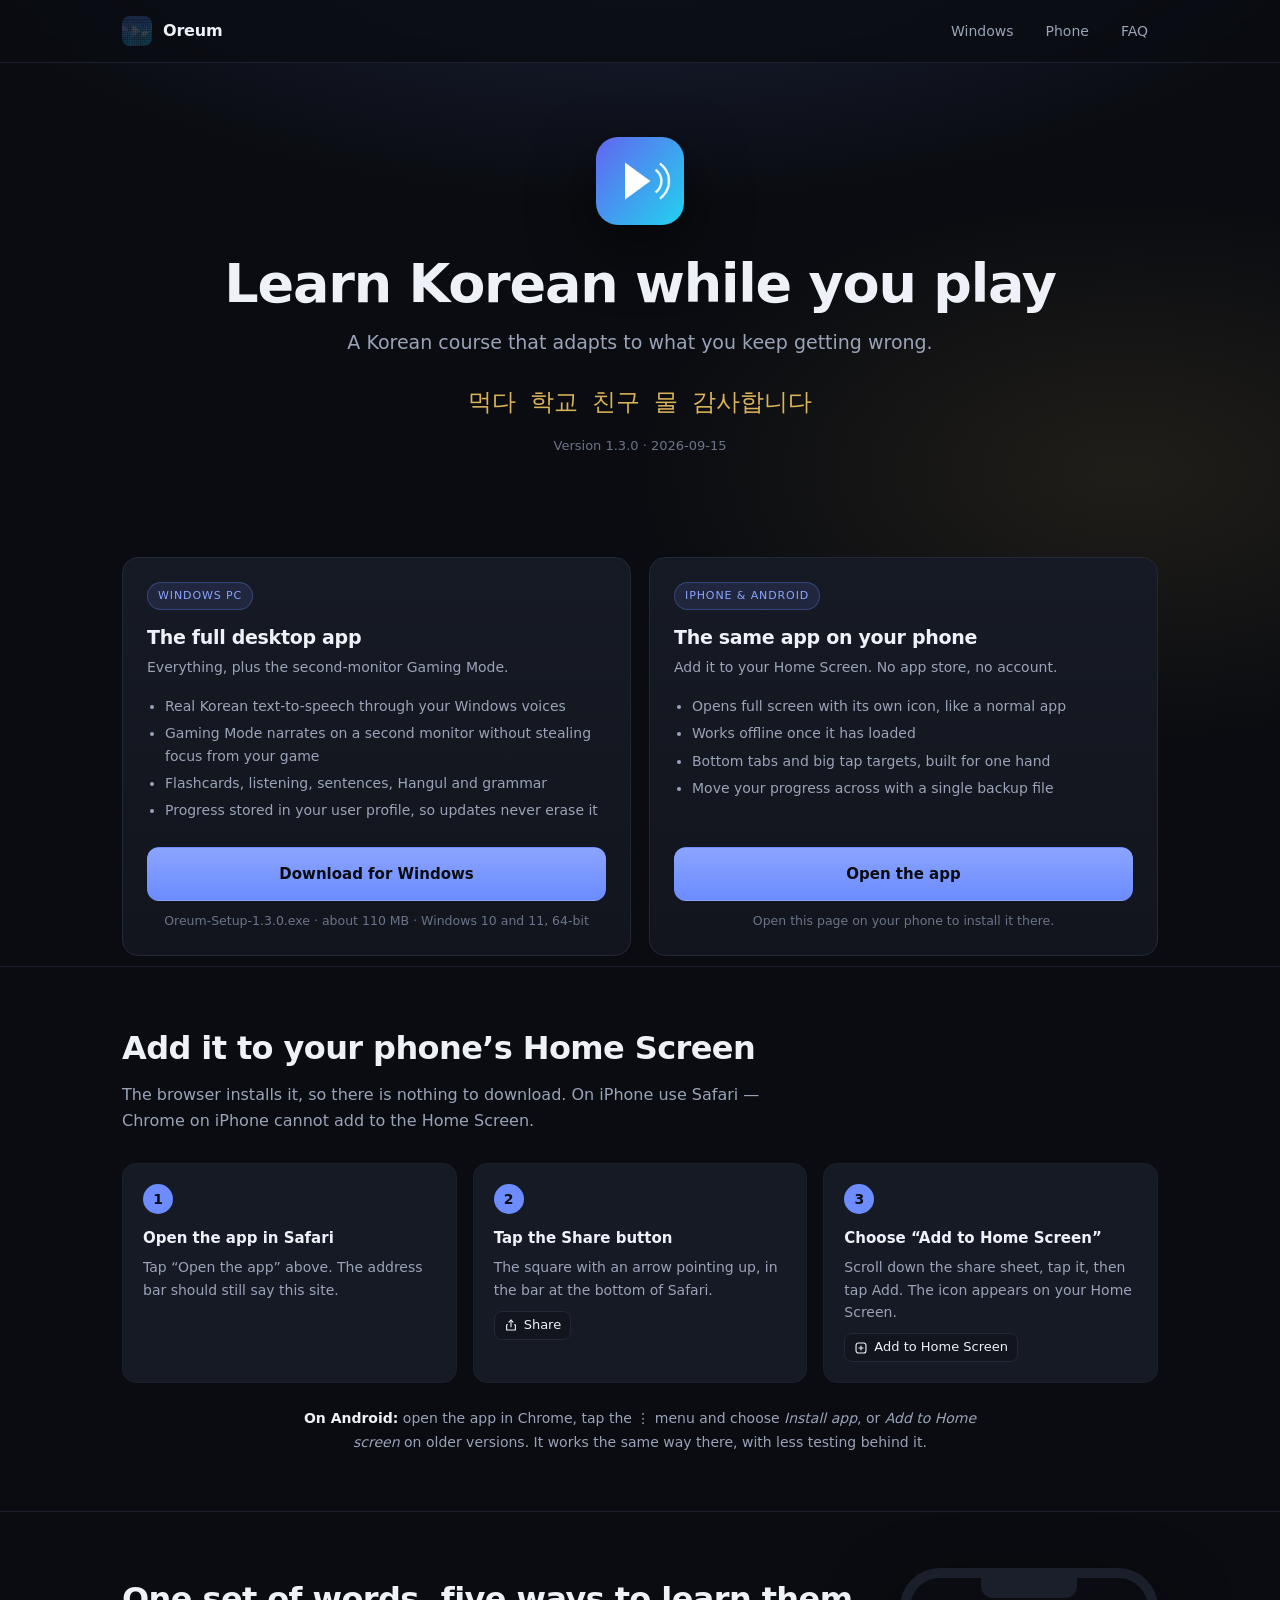
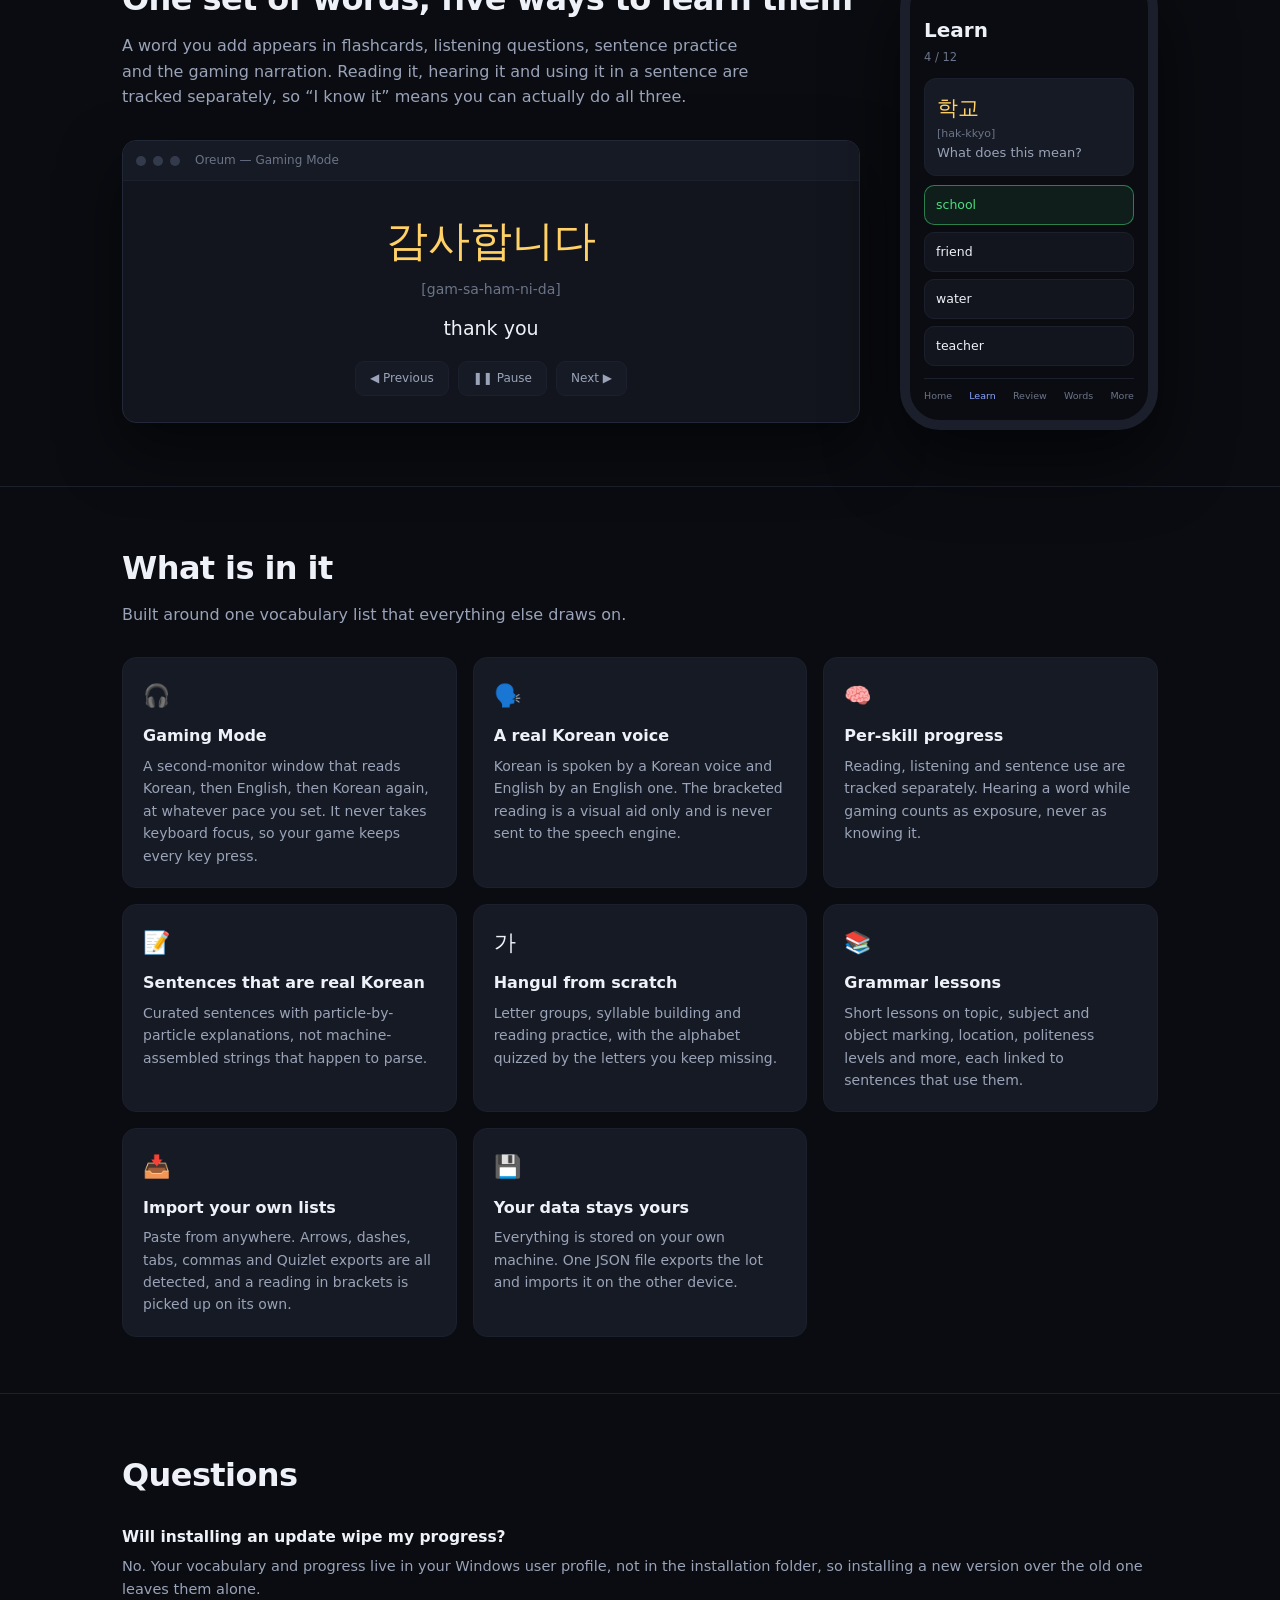
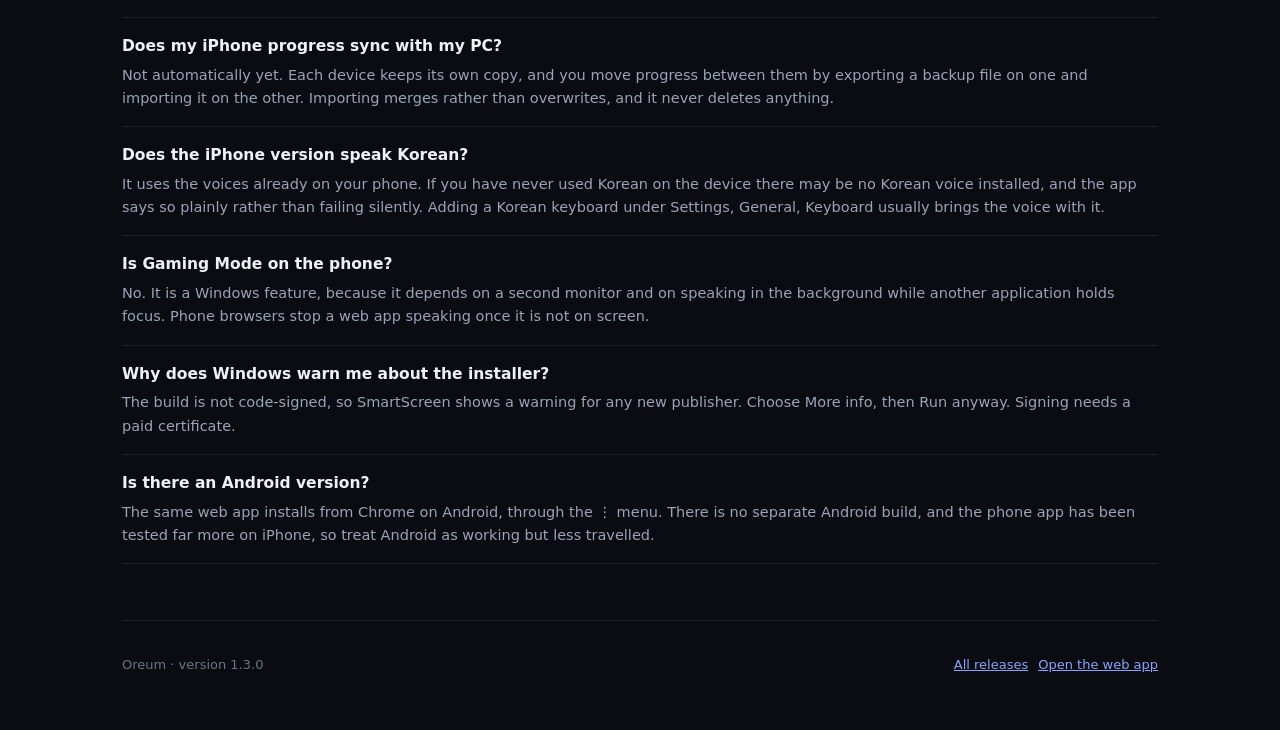
<file: index.html>
<!doctype html>
<html lang="en">
  <head>
    <meta charset="UTF-8" />
    <meta name="viewport" content="width=device-width, initial-scale=1, viewport-fit=cover" />
    <title>Oreum — learn Korean while you game</title>
    <meta
      name="description"
      content="A Windows app and a phone web app for learning Korean: flashcards, listening, sentences and Hangul, plus passive audio that keeps narrating while you play."
    />
    <meta name="theme-color" content="#090e0d" />
    <link rel="icon" href="./icons/icon-192.png" />
    <link rel="apple-touch-icon" href="./icons/apple-touch-icon.png" />

    <meta property="og:title" content="Oreum" />
    <meta
      property="og:description"
      content="Learn Korean by seeing it, hearing it and using it — with passive audio that runs while you game."
    />
    <meta property="og:type" content="website" />
    <meta property="og:image" content="./icons/icon-512.png" />
    <script type="module" crossorigin src="./assets/landing-Xt4EVAl1.js"></script>
    <link rel="modulepreload" crossorigin href="./assets/version-CHjqmQxk.js">
    <link rel="stylesheet" crossorigin href="./assets/landing-Crxhql6v.css">
  </head>
  <body>
    <div id="site"></div>
  </body>
</html>
</file>
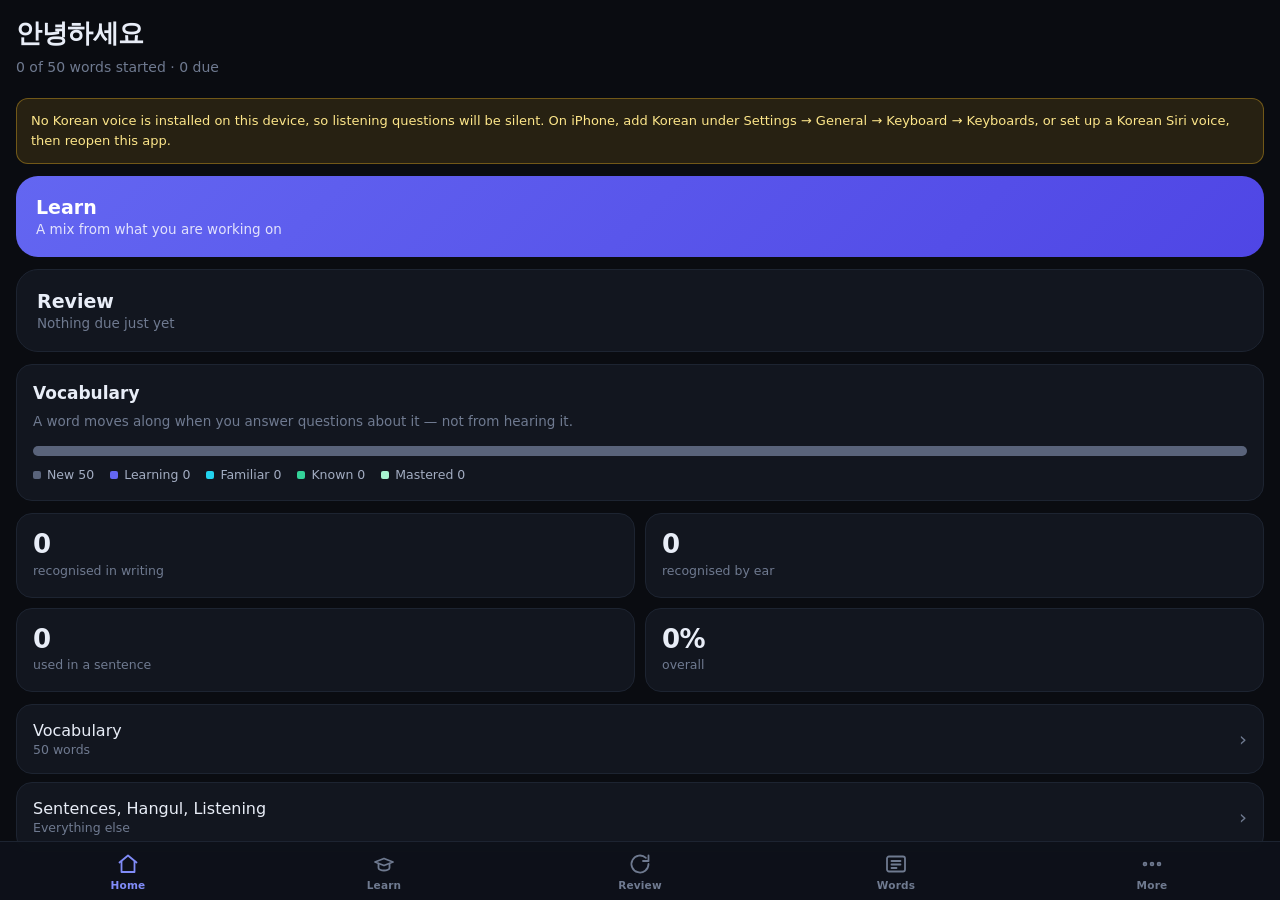
<file: app/index.html>
<!doctype html>
<html lang="en">
  <head>
    <meta charset="UTF-8" />
    <!-- viewport-fit=cover lets the layout reach under the notch and home
         indicator; the CSS then pads with env(safe-area-inset-*). -->
    <meta
      name="viewport"
      content="width=device-width, initial-scale=1, maximum-scale=1, viewport-fit=cover"
    />
    <title>Oreum</title>
    <meta name="description" content="Learn Korean by seeing it, hearing it and using it." />
    <meta name="theme-color" content="#090e0d" />
    <link rel="manifest" href="./manifest.webmanifest" />

    <!-- iOS does not read the manifest for these; it needs its own tags. -->
    <meta name="apple-mobile-web-app-capable" content="yes" />
    <meta name="apple-mobile-web-app-status-bar-style" content="black-translucent" />
    <meta name="apple-mobile-web-app-title" content="Oreum" />
    <link rel="apple-touch-icon" href="../icons/apple-touch-icon.png" />
    <link rel="icon" href="../icons/icon-192.png" />
    <script type="module" crossorigin src="../assets/app-74VD9jxh.js"></script>
    <link rel="modulepreload" crossorigin href="../assets/version-CHjqmQxk.js">
    <link rel="stylesheet" crossorigin href="../assets/app-ZemozikQ.css">
  </head>
  <body>
    <div id="root"></div>
  </body>
</html>
</file>
<file: assets/landing-Crxhql6v.css>
:root{--bg: #0a0c11;--bg-raised: #12151d;--bg-card: #161a24;--border: #232838;--border-soft: #1c202c;--text: #eef1f7;--text-dim: #9aa3b8;--text-faint: #6b7488;--accent: #6c8cff;--accent-strong: #8aa4ff;--korean: #ffd166;--good: #4ade80;--radius: 16px;--page: 1080px}*{box-sizing:border-box}html{scroll-behavior:smooth}body{margin:0;background:radial-gradient(1100px 520px at 50% -160px,rgba(108,140,255,.22),transparent 70%),radial-gradient(760px 420px at 88% 12%,rgba(255,209,102,.09),transparent 65%),var(--bg);color:var(--text);font-family:Inter,-apple-system,BlinkMacSystemFont,Segoe UI,system-ui,sans-serif;line-height:1.6;-webkit-font-smoothing:antialiased}.ko{font-family:Malgun Gothic,Apple SD Gothic Neo,Noto Sans KR,sans-serif}.wrap{width:100%;max-width:var(--page);margin:0 auto;padding:0 22px}a{color:var(--accent-strong)}header.top{position:sticky;top:0;z-index:20;-webkit-backdrop-filter:blur(14px);backdrop-filter:blur(14px);background:#0a0c11c7;border-bottom:1px solid var(--border-soft)}.top-inner{display:flex;align-items:center;gap:12px;height:62px}.brand{display:flex;align-items:center;gap:11px;font-weight:650;letter-spacing:-.2px}.brand img{width:30px;height:30px;border-radius:8px}.top-spacer{flex:1}.top-link{color:var(--text-dim);text-decoration:none;font-size:14px;padding:8px 10px;border-radius:9px}.top-link:hover{color:var(--text);background:var(--bg-raised)}.hero{padding:74px 0 54px;text-align:center}.hero-icon{width:88px;height:88px;border-radius:22px;box-shadow:0 22px 60px #0000008c;margin-bottom:22px}.hero h1{font-size:clamp(34px,6vw,54px);line-height:1.08;letter-spacing:-1.2px;margin:0 0 14px}.hero p.lede{font-size:clamp(16px,2.1vw,19px);color:var(--text-dim);max-width:620px;margin:0 auto 8px}.version-line{font-size:13px;color:var(--text-faint);margin-top:14px}.hangul-strip{display:flex;justify-content:center;gap:14px;flex-wrap:wrap;margin:26px 0 4px;font-size:24px;color:var(--korean);opacity:.85}.platforms{display:grid;grid-template-columns:repeat(auto-fit,minmax(310px,1fr));gap:18px;margin:34px 0 10px;text-align:left}.platform{background:linear-gradient(180deg,var(--bg-card),var(--bg-raised));border:1px solid var(--border);border-radius:var(--radius);padding:24px;display:flex;flex-direction:column}.platform h2{font-size:19px;margin:0 0 4px;letter-spacing:-.3px}.platform .sub{color:var(--text-dim);font-size:14px;margin:0 0 16px}.platform ul{margin:0 0 20px;padding-left:18px;color:var(--text-dim);font-size:14px}.platform li{margin-bottom:5px}.platform .grow{flex:1}.badge{display:inline-flex;align-items:center;gap:7px;font-size:11px;text-transform:uppercase;letter-spacing:.9px;color:var(--accent-strong);background:#6c8cff1f;border:1px solid rgba(108,140,255,.3);border-radius:999px;padding:4px 10px;margin-bottom:12px;align-self:flex-start}.btn{display:inline-flex;align-items:center;justify-content:center;gap:9px;width:100%;min-height:52px;padding:14px 20px;border-radius:12px;border:1px solid var(--border);background:var(--bg-raised);color:var(--text);font-size:15px;font-weight:600;font-family:inherit;text-decoration:none;cursor:pointer;transition:transform .12s ease,filter .12s ease}.btn:hover{filter:brightness(1.14)}.btn:active{transform:translateY(1px)}.btn.primary{background:linear-gradient(180deg,var(--accent-strong),var(--accent));border-color:transparent;color:#0a0c11}.btn.disabled{opacity:.55;cursor:not-allowed;pointer-events:none}.btn-note{font-size:12.5px;color:var(--text-faint);margin:10px 0 0;text-align:center}section{padding:56px 0;border-top:1px solid var(--border-soft)}section h2.title{font-size:clamp(24px,3.4vw,32px);letter-spacing:-.6px;margin:0 0 8px}section p.title-sub{color:var(--text-dim);margin:0 0 30px;max-width:640px}.features{display:grid;grid-template-columns:repeat(auto-fit,minmax(258px,1fr));gap:16px}.feature{background:var(--bg-card);border:1px solid var(--border-soft);border-radius:14px;padding:20px}.feature h3{font-size:16px;margin:0 0 6px}.feature p{margin:0;color:var(--text-dim);font-size:14px}.feature .glyph{font-size:22px;margin-bottom:10px;display:block}.steps{display:grid;grid-template-columns:repeat(auto-fit,minmax(230px,1fr));gap:16px}.step{background:var(--bg-card);border:1px solid var(--border-soft);border-radius:14px;padding:20px;position:relative}.step-number{width:30px;height:30px;border-radius:50%;background:var(--accent);color:#0a0c11;font-weight:700;font-size:14px;display:grid;place-items:center;margin-bottom:12px}.step h3{font-size:15px;margin:0 0 6px}.step p{margin:0;font-size:14px;color:var(--text-dim)}.step .ios-icon{display:inline-flex;align-items:center;gap:6px;background:var(--bg-raised);border:1px solid var(--border);border-radius:8px;padding:3px 9px;font-size:13px;color:var(--text);margin-top:10px}.showcase{display:grid;grid-template-columns:minmax(0,1fr) auto;gap:40px;align-items:center}@media(max-width:860px){.showcase{grid-template-columns:1fr}}.phone{width:258px;border-radius:40px;border:10px solid #1b1f2b;background:var(--bg);box-shadow:0 30px 70px #0009;overflow:hidden;margin:0 auto}.phone-notch{height:26px;display:grid;place-items:center}.phone-notch span{width:96px;height:20px;border-radius:0 0 12px 12px;background:#1b1f2b;display:block;margin-top:-6px}.phone-screen{padding:6px 14px 16px}.phone-screen h4{margin:4px 0 2px;font-size:20px}.phone-screen .sub{color:var(--text-faint);font-size:11.5px;margin:0 0 12px}.mock-card{background:var(--bg-card);border:1px solid var(--border-soft);border-radius:12px;padding:12px;margin-bottom:9px}.mock-card .word{font-size:21px;color:var(--korean)}.mock-card .pron{font-size:11px;color:var(--text-faint)}.mock-card .mean{font-size:13px;color:var(--text-dim)}.mock-choice{background:var(--bg-raised);border:1px solid var(--border-soft);border-radius:10px;padding:9px 11px;font-size:12.5px;margin-bottom:7px}.mock-choice.right{border-color:#4ade8080;background:#4ade8017;color:var(--good)}.mock-tabs{display:flex;justify-content:space-between;border-top:1px solid var(--border-soft);padding-top:9px;margin-top:12px;font-size:9.5px;color:var(--text-faint)}.mock-tabs span.on{color:var(--accent-strong)}.window{border-radius:14px;border:1px solid var(--border);background:var(--bg-raised);overflow:hidden;box-shadow:0 26px 60px #00000080}.window-bar{display:flex;align-items:center;gap:7px;padding:10px 13px;background:var(--bg-card);border-bottom:1px solid var(--border-soft)}.window-bar i{width:10px;height:10px;border-radius:50%;background:#333a4c;display:block}.window-bar .name{font-size:12px;color:var(--text-faint);margin-left:8px}.window-body{padding:26px 22px;text-align:center}.window-body .big{font-size:42px;color:var(--korean);margin-bottom:4px}.window-body .big-pron{color:var(--text-faint);font-size:14px;margin-bottom:12px}.window-body .big-mean{font-size:19px;margin-bottom:18px}.window-controls{display:flex;justify-content:center;gap:9px}.window-controls span{background:var(--bg-card);border:1px solid var(--border-soft);border-radius:9px;padding:7px 14px;font-size:12px;color:var(--text-dim)}.faq-item{border-bottom:1px solid var(--border-soft);padding:16px 0}.faq-item h3{font-size:15.5px;margin:0 0 5px}.faq-item p{margin:0;color:var(--text-dim);font-size:14.5px}footer{padding:34px 0 54px;border-top:1px solid var(--border-soft);color:var(--text-faint);font-size:13px;display:flex;flex-wrap:wrap;gap:10px;align-items:center}footer .top-spacer{flex:1}body.is-phone .platform.win{order:2}body.is-phone .platform.ios{order:1;border-color:#6c8cff73}.android-note{max-width:720px;margin:24px auto 0;text-align:center;font-size:14px;line-height:1.7;color:var(--text-dim)}.android-note strong{color:var(--text)}.standalone-note{background:#4ade801a;border:1px solid rgba(74,222,128,.35);color:var(--good);border-radius:12px;padding:14px 16px;font-size:14px;margin-bottom:20px}
</file>
<file: assets/app-ZemozikQ.css>
:root{--bg: #0a0c11;--surface: #12161f;--surface-2: #191f2b;--surface-3: #222936;--border: #262e3d;--border-soft: #1d2431;--text: #e8edf7;--text-dim: #a3adc2;--text-muted: #6f7a90;--accent: #6366f1;--accent-soft: #818cf8;--accent-glow: rgba(99, 102, 241, .22);--cyan: #22d3ee;--good: #34d399;--warn: #fbbf24;--bad: #f87171;--radius: 16px;--radius-lg: 22px;--font: -apple-system, BlinkMacSystemFont, "Segoe UI", system-ui, sans-serif;--font-ko: "Apple SD Gothic Neo", "Malgun Gothic", system-ui, sans-serif;--safe-top: env(safe-area-inset-top, 0px);--safe-bottom: env(safe-area-inset-bottom, 0px);--tabbar-h: 58px}*{box-sizing:border-box;-webkit-tap-highlight-color:transparent}html,body,#root{height:100%;margin:0}body{background:var(--bg);color:var(--text);font-family:var(--font);font-size:16px;line-height:1.5;-webkit-font-smoothing:antialiased;overscroll-behavior-y:none}button{font-family:inherit;font-size:inherit;color:inherit;border:none;background:none;cursor:pointer}input,textarea,select{font-family:inherit;font-size:16px;color:inherit}.ko{font-family:var(--font-ko);word-break:keep-all}.app{height:100%;display:flex;flex-direction:column}.screen{flex:1;overflow-y:auto;-webkit-overflow-scrolling:touch;padding:calc(var(--safe-top) + 14px) 16px calc(var(--tabbar-h) + var(--safe-bottom) + 20px)}.tabbar{position:fixed;left:0;right:0;bottom:0;display:flex;background:#0e121af0;-webkit-backdrop-filter:blur(14px);backdrop-filter:blur(14px);border-top:1px solid var(--border-soft);padding-bottom:var(--safe-bottom);z-index:40}.tab-button{flex:1;height:var(--tabbar-h);display:flex;flex-direction:column;align-items:center;justify-content:center;gap:3px;color:var(--text-muted);transition:color .12s}.tab-button.active{color:var(--accent-soft)}.tab-icon{display:block;height:24px}.tab-label{font-size:10.5px;font-weight:600;letter-spacing:.2px}h1{font-size:26px;font-weight:700;letter-spacing:-.4px;margin:0 0 4px}h2{font-size:17px;font-weight:600;margin:0 0 4px}.subtitle{color:var(--text-muted);font-size:14px;margin:0 0 20px}.hint{color:var(--text-muted);font-size:13.5px;line-height:1.55;margin:0 0 14px}.card{background:var(--surface);border:1px solid var(--border-soft);border-radius:var(--radius);padding:16px;margin-bottom:12px}.btn{display:flex;align-items:center;justify-content:center;gap:8px;width:100%;min-height:52px;padding:14px 18px;border-radius:var(--radius);background:var(--surface-2);border:1px solid var(--border);font-size:16px;font-weight:600;transition:transform .08s,background .12s}.btn:active{transform:scale(.985)}.btn:disabled{opacity:.45}.btn.primary{background:linear-gradient(135deg,var(--accent),#4f46e5);border-color:transparent;color:#fff}.btn.ghost{background:none;border-color:transparent;color:var(--text-dim);min-height:44px;font-weight:500}.btn.small{min-height:44px;font-size:14px;padding:10px 14px}.btn.danger{color:var(--bad);border-color:#f8717159}.btn-row{display:flex;gap:10px}.btn-row .btn{flex:1}.big-action{display:block;width:100%;text-align:left;padding:20px;border-radius:var(--radius-lg);background:linear-gradient(135deg,var(--accent),#4f46e5);color:#fff;margin-bottom:12px}.big-action.secondary{background:var(--surface);border:1px solid var(--border-soft);color:var(--text)}.big-action-title{display:block;font-size:19px;font-weight:700;margin-bottom:3px}.big-action-sub{display:block;font-size:13.5px;opacity:.82}.big-action.secondary .big-action-sub{color:var(--text-muted);opacity:1}.tile-row{display:grid;grid-template-columns:1fr 1fr;gap:10px;margin-bottom:12px}.tile{background:var(--surface);border:1px solid var(--border-soft);border-radius:var(--radius);padding:16px;text-align:left}.tile-value{display:block;font-size:26px;font-weight:700;letter-spacing:-.5px;line-height:1.1}.tile-label{display:block;font-size:12.5px;color:var(--text-muted);margin-top:3px}.status-bar{display:flex;height:10px;border-radius:5px;overflow:hidden;background:var(--surface-3);gap:2px;margin:4px 0 10px}.status-seg{min-width:3px}.status-seg.new{background:#59637a}.status-seg.learning{background:var(--accent)}.status-seg.familiar{background:var(--cyan)}.status-seg.known{background:var(--good)}.status-seg.mastered{background:#a7f3d0}.status-seg.difficult{background:var(--bad)}.legend{display:flex;flex-wrap:wrap;gap:10px 16px;font-size:12.5px;color:var(--text-dim)}.legend-dot{display:inline-block;width:8px;height:8px;border-radius:2px;margin-right:6px}.legend-dot.new{background:#59637a}.legend-dot.learning{background:var(--accent)}.legend-dot.familiar{background:var(--cyan)}.legend-dot.known{background:var(--good)}.legend-dot.mastered{background:#a7f3d0}.legend-dot.difficult{background:var(--bad)}.session-top{display:flex;align-items:center;gap:12px;margin-bottom:18px}.progress-track{flex:1;height:6px;border-radius:3px;background:var(--surface-2);overflow:hidden}.progress-fill{height:100%;background:linear-gradient(90deg,var(--accent),var(--cyan));transition:width .3s ease}.session-count{font-size:13px;color:var(--text-muted);font-variant-numeric:tabular-nums;white-space:nowrap}.stage{background:radial-gradient(120% 100% at 50% 0%,#171d2b 0%,var(--surface) 60%);border:1px solid var(--border-soft);border-radius:var(--radius-lg);padding:32px 20px;min-height:190px;display:flex;flex-direction:column;align-items:center;justify-content:center;margin-bottom:16px}.question{font-size:13.5px;color:var(--text-muted);margin:0 0 16px;text-align:center}.korean-big{font-family:var(--font-ko);font-size:clamp(42px,15vw,68px);font-weight:700;line-height:1.15;letter-spacing:-1px;margin:0;text-align:center}.pron{font-size:17px;color:var(--text-muted);letter-spacing:.6px;margin:10px 0 0;text-align:center}.english-big{font-size:clamp(22px,7vw,32px);font-weight:600;margin:0;text-align:center}.audio-button{display:flex;flex-direction:column;align-items:center;gap:10px;padding:24px 34px;border-radius:var(--radius);background:var(--surface-2);border:1px solid var(--border);color:var(--text-dim);font-size:13px;min-height:120px;justify-content:center}.audio-button:active{background:var(--surface-3)}.audio-glyph{font-size:40px;line-height:1}.choices{display:flex;flex-direction:column;gap:10px}.choice{display:flex;align-items:center;gap:12px;width:100%;min-height:60px;padding:14px 16px;border-radius:var(--radius);background:var(--surface);border:1px solid var(--border);text-align:left;font-size:17px;transition:transform .08s,background .12s,border-color .12s}.choice:active{transform:scale(.99)}.choice.correct{border-color:var(--good);background:#34d39924}.choice.wrong{border-color:var(--bad);background:#f8717124}.choice.dimmed{opacity:.4}.choice-korean{font-family:var(--font-ko);font-size:24px;font-weight:600}.choice-pron{font-size:13px;color:var(--text-muted);margin-left:8px}.feedback{border-radius:var(--radius);border:1px solid var(--border);background:var(--surface);padding:16px;margin-top:16px}.feedback.good{border-color:#34d39973}.feedback.bad{border-color:#f8717173}.feedback-title{font-size:15px;font-weight:700;margin:0 0 10px}.feedback.good .feedback-title{color:var(--good)}.feedback.bad .feedback-title{color:var(--bad)}.feedback-card{background:var(--surface-2);border-radius:12px;padding:12px 14px;margin-bottom:10px}.feedback-korean{font-family:var(--font-ko);font-size:28px;font-weight:700;display:block}.feedback-english{font-size:16px;color:var(--text-dim);display:block;margin-top:3px}.feedback-note{font-size:13.5px;color:var(--text-dim);line-height:1.6;margin:0 0 14px}.type-answer{width:100%;min-height:56px;padding:14px 16px;border-radius:var(--radius);background:var(--surface-2);border:1px solid var(--border);margin-bottom:10px}.type-answer:focus{outline:none;border-color:var(--accent)}.search{width:100%;min-height:48px;padding:12px 16px;border-radius:var(--radius);background:var(--surface-2);border:1px solid var(--border);margin-bottom:14px}.word-row{display:flex;align-items:center;gap:12px;padding:14px 16px;background:var(--surface);border:1px solid var(--border-soft);border-radius:var(--radius);margin-bottom:8px;width:100%;text-align:left}.word-korean{font-family:var(--font-ko);font-size:22px;font-weight:600;min-width:76px}.word-body{flex:1;min-width:0}.word-english{font-size:14.5px;color:var(--text-dim);display:block;overflow:hidden;text-overflow:ellipsis;white-space:nowrap}.word-pron{font-size:12px;color:var(--text-muted)}.status{padding:3px 9px;border-radius:999px;font-size:10.5px;font-weight:700;white-space:nowrap}.status.new{background:#6f7a902e;color:#97a2b8}.status.learning{background:#6366f133;color:#a5b4fc}.status.familiar{background:#22d3ee29;color:#67e8f9}.status.known{background:#34d39929;color:#6ee7b7}.status.mastered{background:#34d3994d;color:#a7f3d0}.status.difficult{background:#f871712e;color:#fca5a5}.menu-row{display:flex;align-items:center;justify-content:space-between;width:100%;min-height:58px;padding:16px;background:var(--surface);border:1px solid var(--border-soft);border-radius:var(--radius);margin-bottom:8px;text-align:left;font-size:16px;font-weight:500}.menu-row .chev{color:var(--text-muted);font-size:20px}.menu-sub{display:block;font-size:12.5px;color:var(--text-muted);font-weight:400;margin-top:2px}.back-row{display:flex;align-items:center;gap:10px;margin-bottom:14px}.jamo-grid{display:grid;grid-template-columns:repeat(auto-fill,minmax(96px,1fr));gap:8px}.jamo-cell{background:var(--surface-2);border:1px solid var(--border-soft);border-radius:12px;padding:12px 8px;text-align:center;min-height:92px}.jamo-char{font-family:var(--font-ko);font-size:34px;font-weight:600;line-height:1.1;display:block}.jamo-roman{font-size:13px;color:var(--accent-soft);font-weight:600;margin-top:4px;display:block}.bar{height:4px;border-radius:2px;background:var(--surface-3);overflow:hidden;margin-top:8px}.bar span{display:block;height:100%;background:linear-gradient(90deg,var(--accent),var(--cyan))}.sentence-korean{font-family:var(--font-ko);font-size:22px;font-weight:600;line-height:1.45}.sentence-english{font-size:14px;color:var(--text-muted);margin-top:4px}.chunks{display:flex;flex-wrap:wrap;gap:8px;margin-top:12px}.chunk{background:var(--surface-2);border:1px solid var(--border-soft);border-radius:12px;padding:10px 12px;flex:1 1 120px}.chunk-text{font-family:var(--font-ko);font-size:19px;font-weight:600}.chunk-gloss{font-size:12px;color:var(--accent-soft);margin-top:2px}.chunk-part{font-size:11px;color:var(--text-muted);margin-top:4px;line-height:1.4}.tile-list{display:flex;flex-wrap:wrap;gap:8px;justify-content:center}.word-tile{font-family:var(--font-ko);font-size:20px;font-weight:600;padding:12px 16px;min-height:48px;border-radius:12px;background:var(--surface-2);border:1px solid var(--border)}.word-tile.placed{background:var(--accent-glow);border-color:var(--accent)}.word-tile.spent{opacity:.25}.slot{min-height:62px;border:1px dashed var(--border);border-radius:var(--radius);padding:10px;display:flex;flex-wrap:wrap;gap:8px;align-items:center;justify-content:center;width:100%;margin-bottom:14px}.toast{position:fixed;left:16px;right:16px;bottom:calc(var(--tabbar-h) + var(--safe-bottom) + 14px);background:var(--surface-3);border:1px solid var(--border);border-radius:14px;padding:14px 16px;font-size:14px;z-index:60;animation:rise .18s ease;box-shadow:0 10px 30px #00000080}.toast.error{border-color:#f8717180;color:#fecaca}@keyframes rise{0%{opacity:0;transform:translateY(10px)}to{opacity:1;transform:none}}.empty{text-align:center;padding:48px 16px;color:var(--text-muted)}.boot-error{padding:calc(var(--safe-top) + 40px) 24px 24px;color:var(--text)}.boot-detail{font-size:12px;color:var(--text-muted);font-family:ui-monospace,monospace;word-break:break-all}.notice{background:#fbbf241f;border:1px solid rgba(251,191,36,.35);color:#fde68a;border-radius:12px;padding:12px 14px;font-size:13px;line-height:1.55;margin-bottom:12px}textarea.paste{width:100%;min-height:160px;padding:14px;border-radius:var(--radius);background:var(--surface-2);border:1px solid var(--border);font-family:var(--font-ko);line-height:1.7;resize:vertical}.about-row{display:flex;justify-content:space-between;gap:16px;padding:12px 0;border-bottom:1px solid var(--border-soft);font-size:14px}.about-row:last-child{border-bottom:none}.about-row span{color:var(--text-muted)}.or-rule{display:flex;align-items:center;gap:12px;margin:14px 0;color:var(--text-faint);font-size:12px;text-transform:uppercase;letter-spacing:1px}.or-rule:before,.or-rule:after{content:"";flex:1;height:1px;background:var(--border-soft)}
</file>
